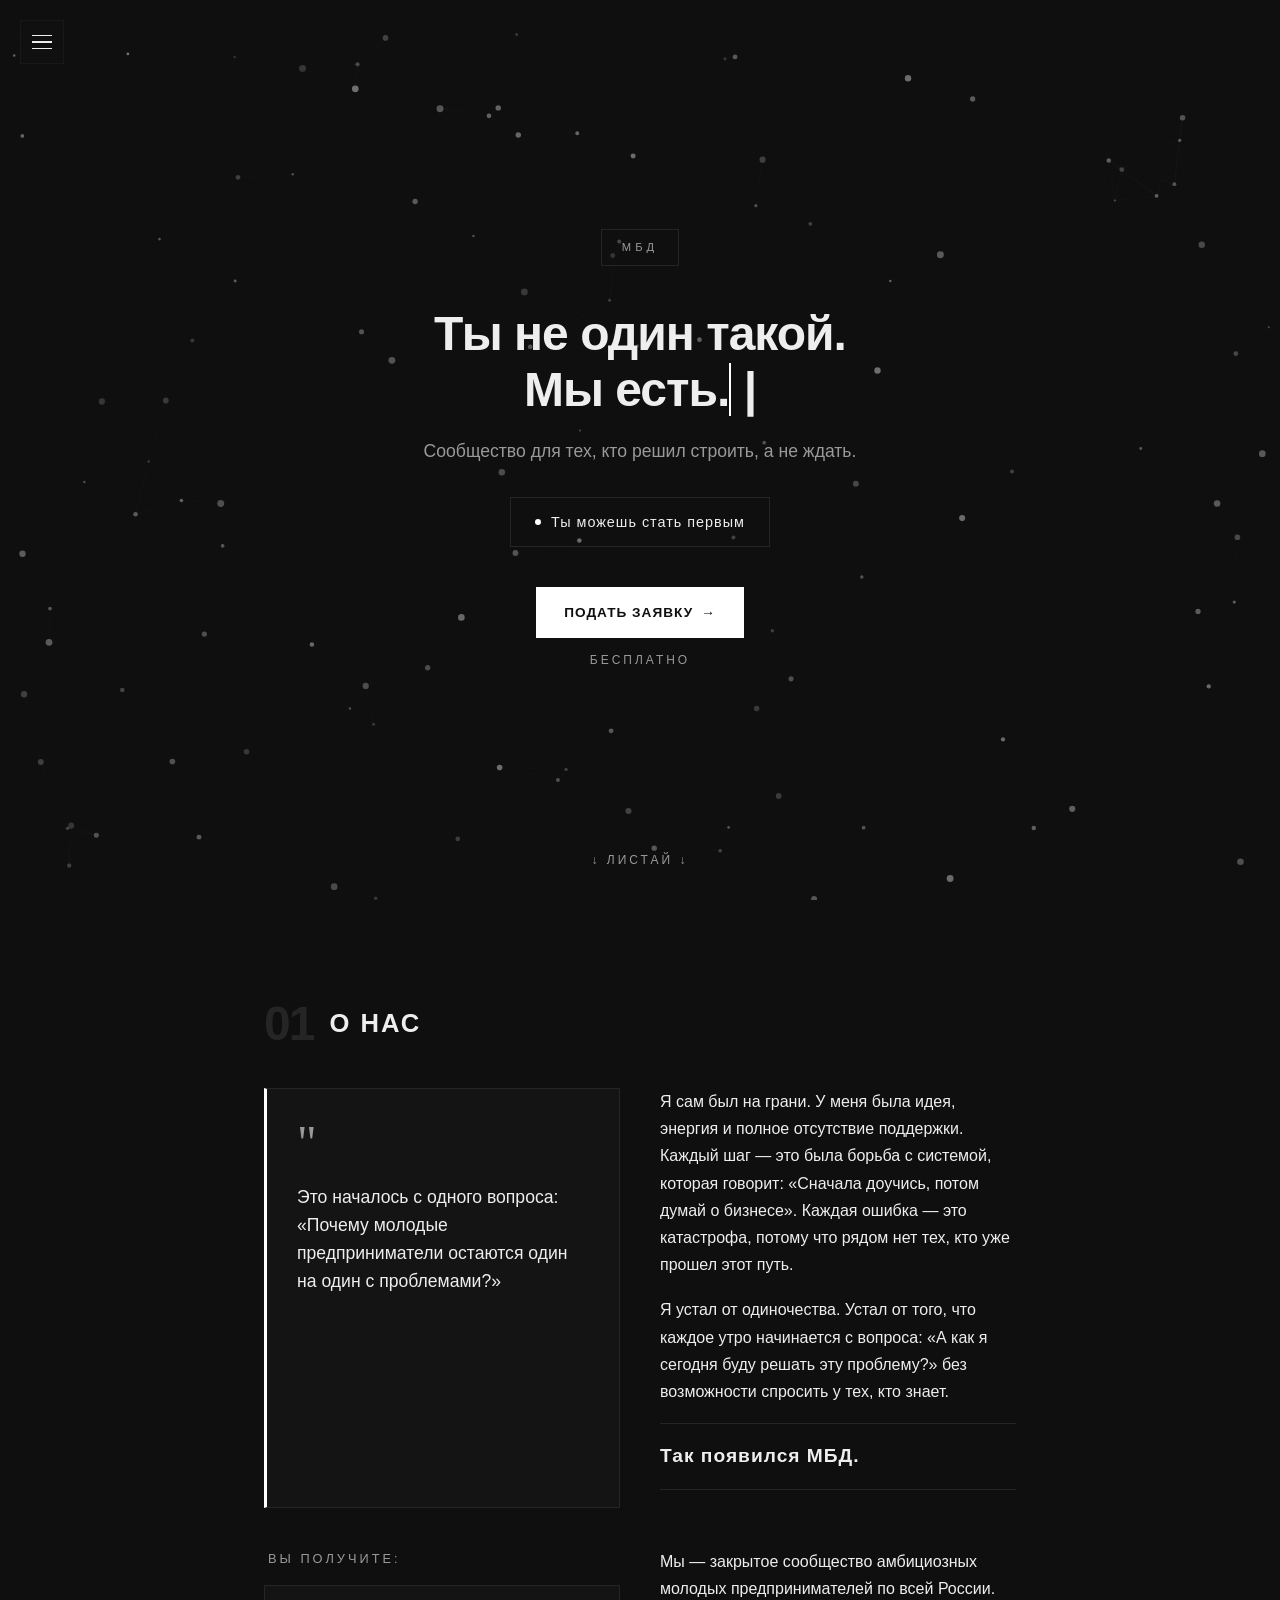
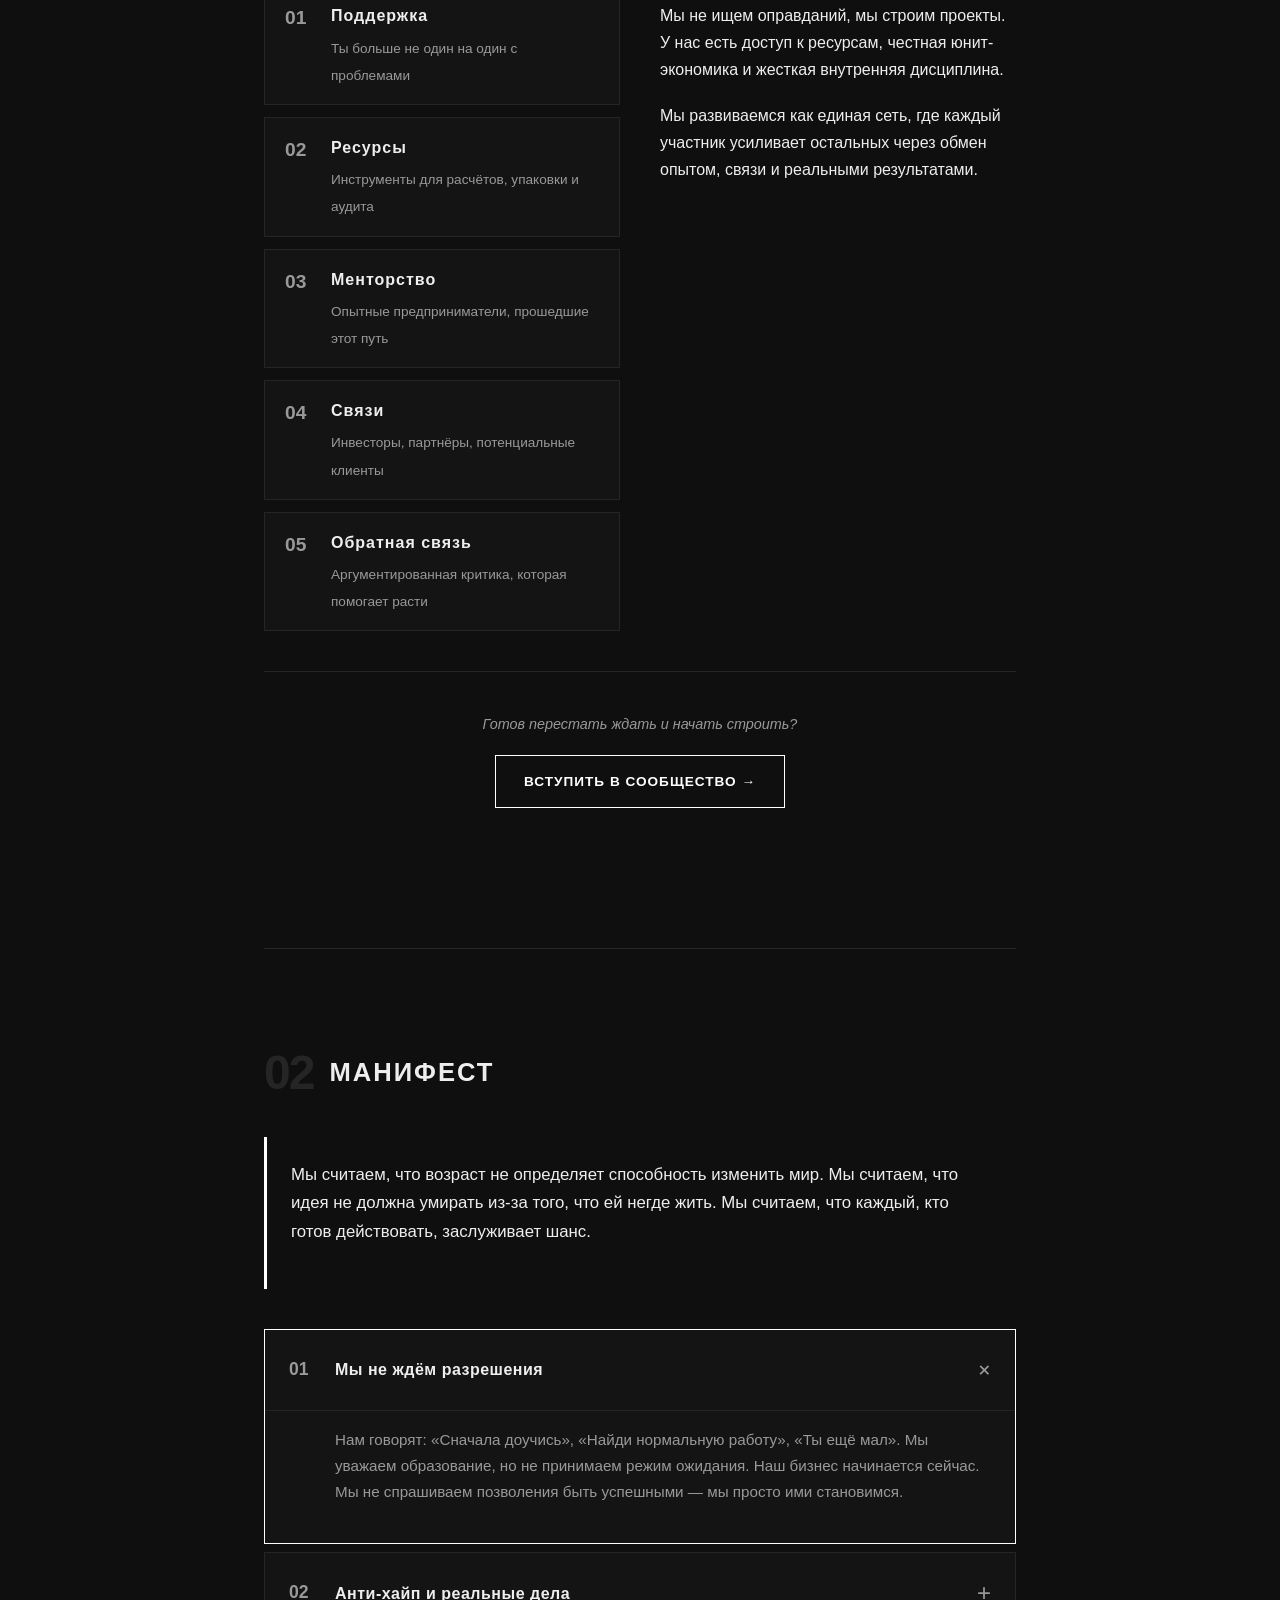
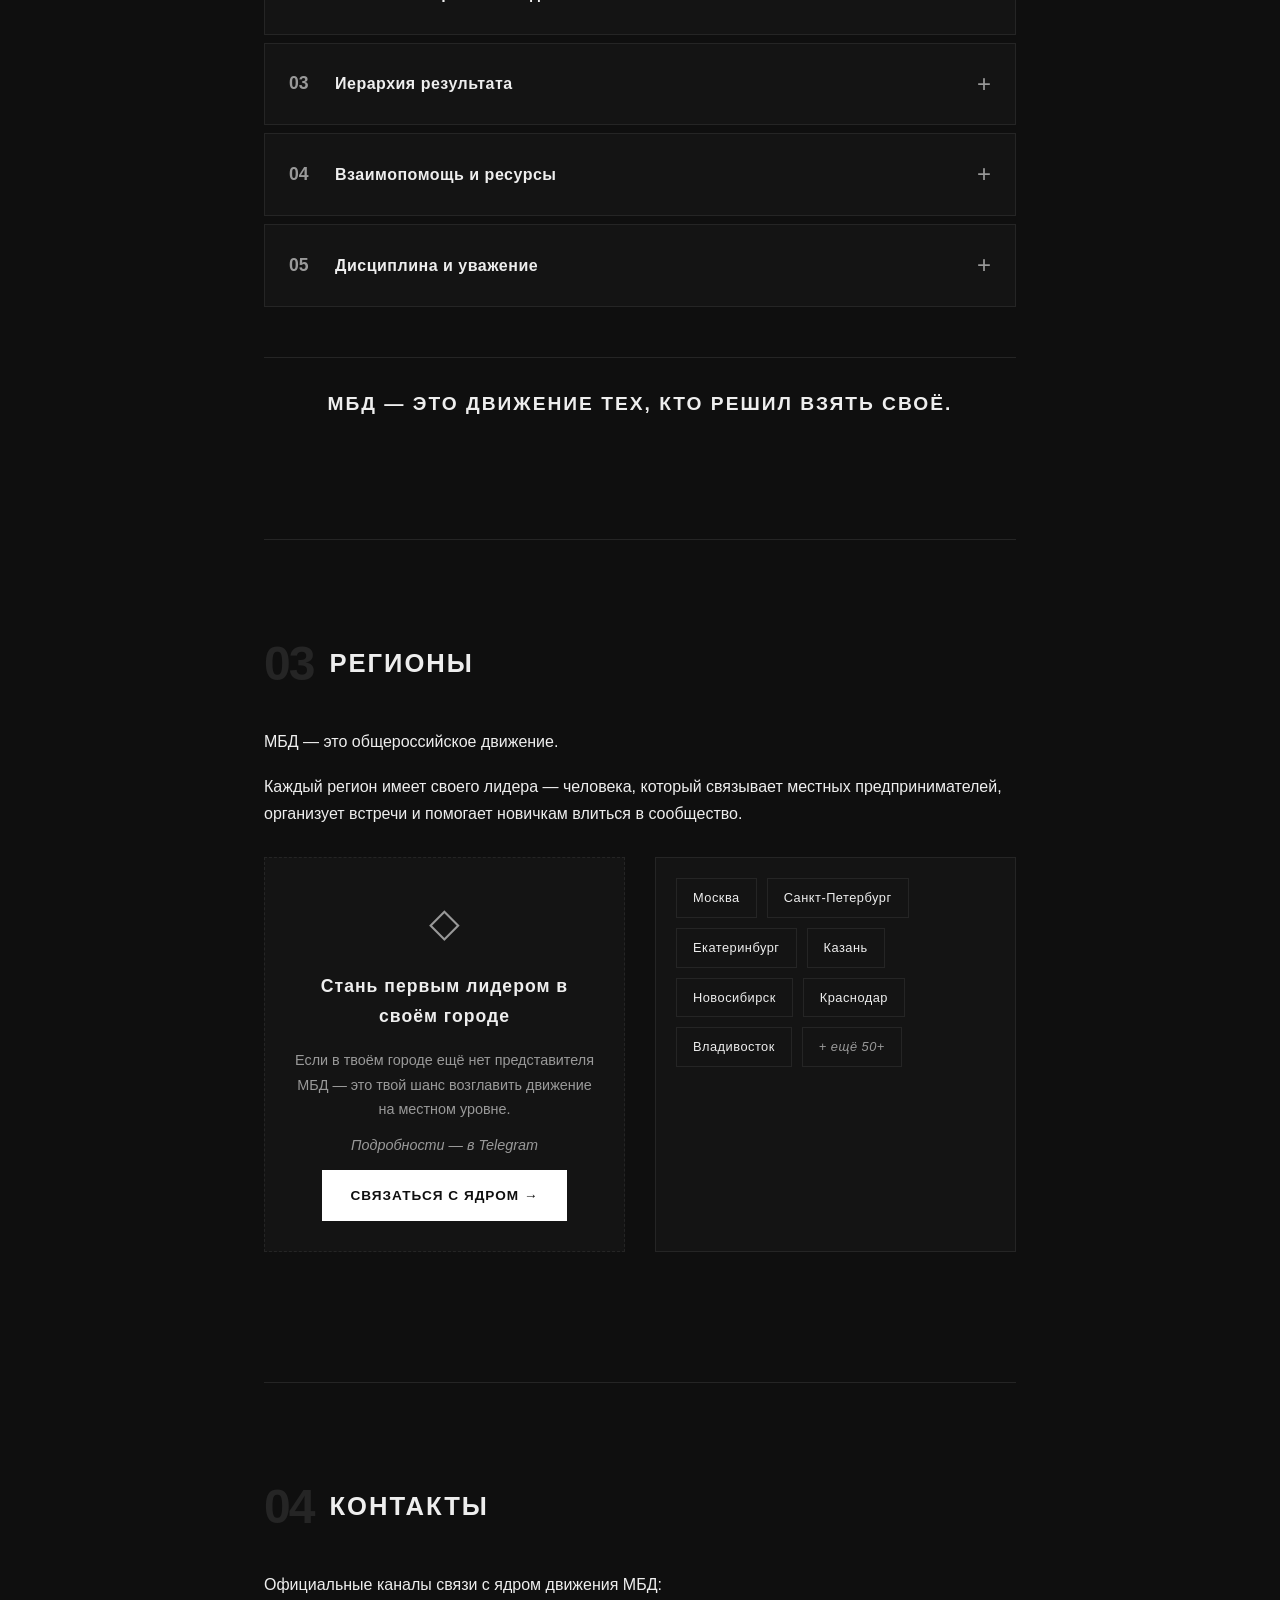
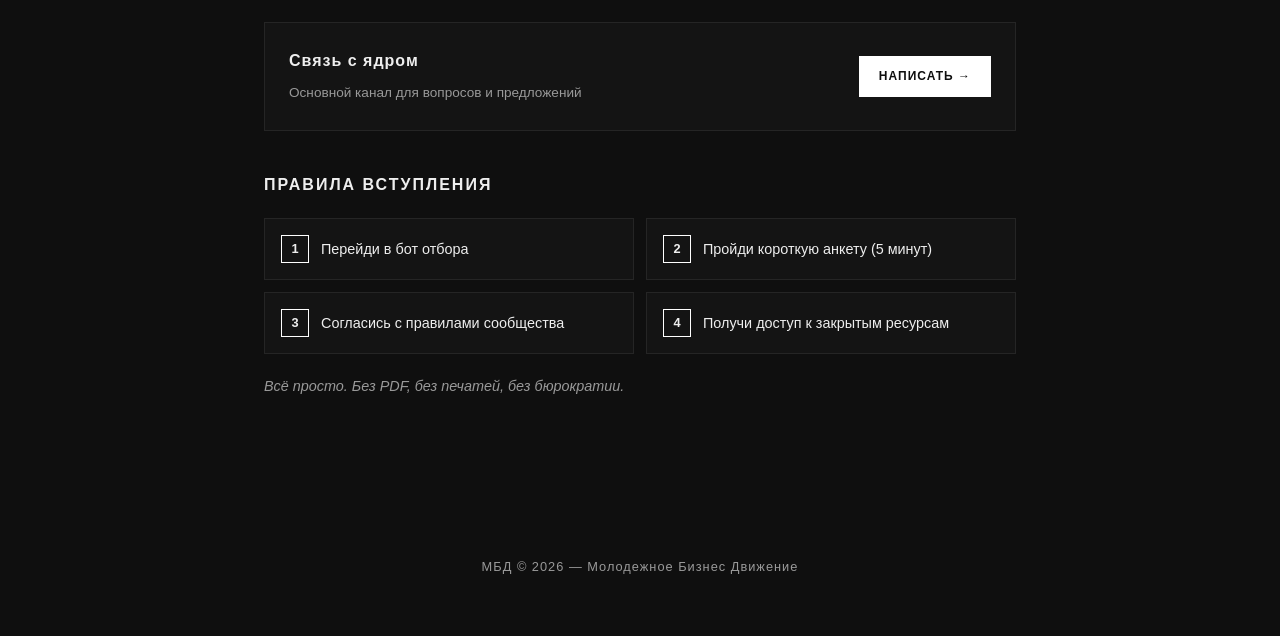
<file: index.html>
<!DOCTYPE html>
<html lang="ru">
<head>
    <meta charset="UTF-8">
    <meta name="viewport" content="width=device-width, initial-scale=1.0, maximum-scale=1.0, user-scalable=no">
    <title>МБД — Молодежное Бизнес Движение</title>
    <link rel="stylesheet" href="css/styles.css">
</head>
<body>

<!-- Прогресс-бар -->
<div class="progress-bar" id="progressBar"></div>

<!-- Particles фон -->
<canvas id="particles"></canvas>

<!-- ГАМБУРГЕР -->
<button class="menu-toggle" id="menuToggle" onclick="toggleMenu()">
    <span></span>
    <span></span>
    <span></span>
</button>

<div class="menu-overlay" id="menuOverlay" onclick="toggleMenu()"></div>

<nav class="side-menu" id="sideMenu">
    <div class="side-logo">МБД</div>
    <a href="#hero" class="side-btn active" onclick="toggleMenu()">
        <span class="side-icon">⌂</span>
        <span>Главная</span>
    </a>
    <a href="#about" class="side-btn" onclick="toggleMenu()">
        <span class="side-icon">◈</span>
        <span>О нас</span>
    </a>
    <a href="#manifesto" class="side-btn" onclick="toggleMenu()">
        <span class="side-icon">◎</span>
        <span>Манифест</span>
    </a>
    <a href="#regions" class="side-btn" onclick="toggleMenu()">
        <span class="side-icon">◇</span>
        <span>Регионы</span>
    </a>
    <a href="#contacts" class="side-btn" onclick="toggleMenu()">
        <span class="side-icon">✉</span>
        <span>Контакты</span>
    </a>
</nav>

<!-- ВЕСЬ КОНТЕНТ НА ОДНОЙ СТРАНИЦЕ -->
<main class="main-content">

    <!-- HERO -->
    <section id="hero" class="section hero-section">
        <div class="reveal">
            <div class="hero-badge">МБД</div>
            <h1 class="hero-title">
                <span class="typewriter" id="typewriter"></span>
                <span class="cursor">|</span>
            </h1>
            <p class="hero-sub">Сообщество для тех, кто решил строить, а не ждать.</p>
            <div class="hero-tag">
                <span class="tag-dot"></span>
                Ты можешь стать первым
            </div>
            <div class="hero-actions">
                <a href="https://t.me/YBM_Union_bot" class="btn btn-primary" target="_blank">
                    Подать заявку
                    <span class="btn-arrow">→</span>
                </a>
                <span class="hero-free">Бесплатно</span>
            </div>
        </div>
        <div class="scroll-hint">↓ Листай ↓</div>
    </section>

    <!-- О НАС -->
    <section id="about" class="section">
        <div class="section-header reveal">
            <span class="section-number">01</span>
            <h2 class="section-title">О нас</h2>
        </div>

        <div class="about-grid">
            <div class="about-card card-accent reveal" data-delay="0">
                <div class="card-icon">"</div>
                <p class="card-quote">Это началось с одного вопроса: «Почему молодые предприниматели остаются один на один с проблемами?»</p>
            </div>

            <div class="about-text reveal" data-delay="0.15">
                <p>Я сам был на грани. У меня была идея, энергия и полное отсутствие поддержки. Каждый шаг — это была борьба с системой, которая говорит: «Сначала доучись, потом думай о бизнесе». Каждая ошибка — это катастрофа, потому что рядом нет тех, кто уже прошел этот путь.</p>
                <p>Я устал от одиночества. Устал от того, что каждое утро начинается с вопроса: «А как я сегодня буду решать эту проблему?» без возможности спросить у тех, кто знает.</p>
                <p class="highlight">Так появился МБД.</p>
            </div>
        </div>

        <div class="about-grid reverse">
            <div class="about-text reveal" data-delay="0">
                <p>Мы — закрытое сообщество амбициозных молодых предпринимателей по всей России. Мы не ищем оправданий, мы строим проекты. У нас есть доступ к ресурсам, честная юнит-экономика и жесткая внутренняя дисциплина.</p>
                <p>Мы развиваемся как единая сеть, где каждый участник усиливает остальных через обмен опытом, связи и реальными результатами.</p>
            </div>

            <div class="benefits-stack reveal" data-delay="0.15">
                <div class="benefits-label">Вы получите:</div>
                <div class="benefit-item">
                    <span class="benefit-num">01</span>
                    <div>
                        <b>Поддержка</b>
                        <span>Ты больше не один на один с проблемами</span>
                    </div>
                </div>
                <div class="benefit-item">
                    <span class="benefit-num">02</span>
                    <div>
                        <b>Ресурсы</b>
                        <span>Инструменты для расчётов, упаковки и аудита</span>
                    </div>
                </div>
                <div class="benefit-item">
                    <span class="benefit-num">03</span>
                    <div>
                        <b>Менторство</b>
                        <span>Опытные предприниматели, прошедшие этот путь</span>
                    </div>
                </div>
                <div class="benefit-item">
                    <span class="benefit-num">04</span>
                    <div>
                        <b>Связи</b>
                        <span>Инвесторы, партнёры, потенциальные клиенты</span>
                    </div>
                </div>
                <div class="benefit-item">
                    <span class="benefit-num">05</span>
                    <div>
                        <b>Обратная связь</b>
                        <span>Аргументированная критика, которая помогает расти</span>
                    </div>
                </div>
            </div>
        </div>

        <div class="section-cta reveal">
            <p class="muted">Готов перестать ждать и начать строить?</p>
            <a href="https://t.me/YBM_Union_bot" class="btn btn-outline" target="_blank">Вступить в сообщество →</a>
        </div>
    </section>

    <!-- МАНИФЕСТ -->
    <section id="manifesto" class="section">
        <div class="section-header reveal">
            <span class="section-number">02</span>
            <h2 class="section-title">Манифест</h2>
        </div>

        <div class="manifesto-intro reveal">
            <p>Мы считаем, что возраст не определяет способность изменить мир. Мы считаем, что идея не должна умирать из-за того, что ей негде жить. Мы считаем, что каждый, кто готов действовать, заслуживает шанс.</p>
        </div>

        <div class="manifesto-list">
            <details class="manifesto-item reveal" data-delay="0" open>
                <summary>
                    <span class="m-num">01</span>
                    <span class="m-title">Мы не ждём разрешения</span>
                    <span class="m-toggle">+</span>
                </summary>
                <div class="m-body"><p>Нам говорят: «Сначала доучись», «Найди нормальную работу», «Ты ещё мал». Мы уважаем образование, но не принимаем режим ожидания. Наш бизнес начинается сейчас. Мы не спрашиваем позволения быть успешными — мы просто ими становимся.</p></div>
            </details>
            <details class="manifesto-item reveal" data-delay="0.08">
                <summary>
                    <span class="m-num">02</span>
                    <span class="m-title">Анти-хайп и реальные дела</span>
                    <span class="m-toggle">+</span>
                </summary>
                <div class="m-body"><p>В МБД не место тем, кто «мнет титьки» и кормит завтраками. Мы ценим действие выше идеи. Ошибаться — это нормально. Сидеть на месте и ныть — нет. Здесь либо ты строишь проект, либо ты просто зритель, которому скоро укажут на дверь.</p></div>
            </details>
            <details class="manifesto-item reveal" data-delay="0.16">
                <summary>
                    <span class="m-num">03</span>
                    <span class="m-title">Иерархия результата</span>
                    <span class="m-toggle">+</span>
                </summary>
                <div class="m-body"><p>У нас нет «главных» по знакомству, есть только статус, подтверждённый делом. Общий круг — здесь все, кто в теме и хочет расти. Стартаперы — те, кто перешёл от слов к делу и пилит свой продукт. Финансисты VIP — элита. Те, кто уже считает реальную прибыль, понимает экономику и помогает «младшим» не наступить на грабли.</p></div>
            </details>
            <details class="manifesto-item reveal" data-delay="0.24">
                <summary>
                    <span class="m-num">04</span>
                    <span class="m-title">Взаимопомощь и ресурсы</span>
                    <span class="m-toggle">+</span>
                </summary>
                <div class="m-body"><p>МБД — это не только чат, это доступ к инструментам. Каждый участник получает помощь в расчётах, упаковку бизнес-планов и аудит. Мы делимся связями и опытом, потому что успех одного из нас — это успех всего движения.</p></div>
            </details>
            <details class="manifesto-item reveal" data-delay="0.32">
                <summary>
                    <span class="m-num">05</span>
                    <span class="m-title">Дисциплина и уважение</span>
                    <span class="m-toggle">+</span>
                </summary>
                <div class="m-body"><p>У нас нет «второго шанса», есть только дисциплина. Инфантильность, нытьё, токсичность и слив информации — билет на выход. Мы уважаем каждого, кто готов действовать и аргументировать.</p></div>
            </details>
        </div>

        <p class="manifesto-closing reveal">МБД — это движение тех, кто решил взять своё.</p>
    </section>

    <!-- РЕГИОНЫ -->
    <section id="regions" class="section">
        <div class="section-header reveal">
            <span class="section-number">03</span>
            <h2 class="section-title">Регионы</h2>
        </div>

        <div class="reveal">
            <p>МБД — это общероссийское движение.</p>
            <p>Каждый регион имеет своего лидера — человека, который связывает местных предпринимателей, организует встречи и помогает новичкам влиться в сообщество.</p>
        </div>

        <div class="regions-showcase">
            <div class="region-card region-lead reveal">
                <div class="region-icon">◇</div>
                <h3>Стань первым лидером в своём городе</h3>
                <p>Если в твоём городе ещё нет представителя МБД — это твой шанс возглавить движение на местном уровне.</p>
                <p class="muted">Подробности — в Telegram</p>
                <a href="https://t.me/p2938819u4" class="btn btn-primary" target="_blank">Связаться с ядром →</a>
            </div>

            <div class="region-cities reveal" data-delay="0.15">
                <div class="city-chip">Москва</div>
                <div class="city-chip">Санкт-Петербург</div>
                <div class="city-chip">Екатеринбург</div>
                <div class="city-chip">Казань</div>
                <div class="city-chip">Новосибирск</div>
                <div class="city-chip">Краснодар</div>
                <div class="city-chip">Владивосток</div>
                <div class="city-chip city-more">+ ещё 50+</div>
            </div>
        </div>
    </section>

    <!-- КОНТАКТЫ -->
    <section id="contacts" class="section">
        <div class="section-header reveal">
            <span class="section-number">04</span>
            <h2 class="section-title">Контакты</h2>
        </div>

        <div class="reveal">
            <p>Официальные каналы связи с ядром движения МБД:</p>
        </div>

        <div class="contact-card reveal">
            <div class="contact-info">
                <span class="contact-label">Связь с ядром</span>
                <span class="contact-desc">Основной канал для вопросов и предложений</span>
            </div>
            <a href="https://t.me/p2938819u4" class="btn btn-primary btn-small" target="_blank">Написать →</a>
        </div>

        <div class="rules-block reveal">
            <h3 class="block-title">Правила вступления</h3>
            <div class="rules-steps">
                <div class="step">
                    <span class="step-num">1</span>
                    <span>Перейди в бот отбора</span>
                </div>
                <div class="step">
                    <span class="step-num">2</span>
                    <span>Пройди короткую анкету (5 минут)</span>
                </div>
                <div class="step">
                    <span class="step-num">3</span>
                    <span>Согласись с правилами сообщества</span>
                </div>
                <div class="step">
                    <span class="step-num">4</span>
                    <span>Получи доступ к закрытым ресурсам</span>
                </div>
            </div>
            <p class="muted">Всё просто. Без PDF, без печатей, без бюрократии.</p>
        </div>
    </section>

    <!-- ФУТЕР -->
    <footer class="site-footer reveal">
        <p>МБД © 2026 — Молодежное Бизнес Движение</p>
    </footer>

</main>

<script src="js/main.js"></script>
</body>
</html>
</file>
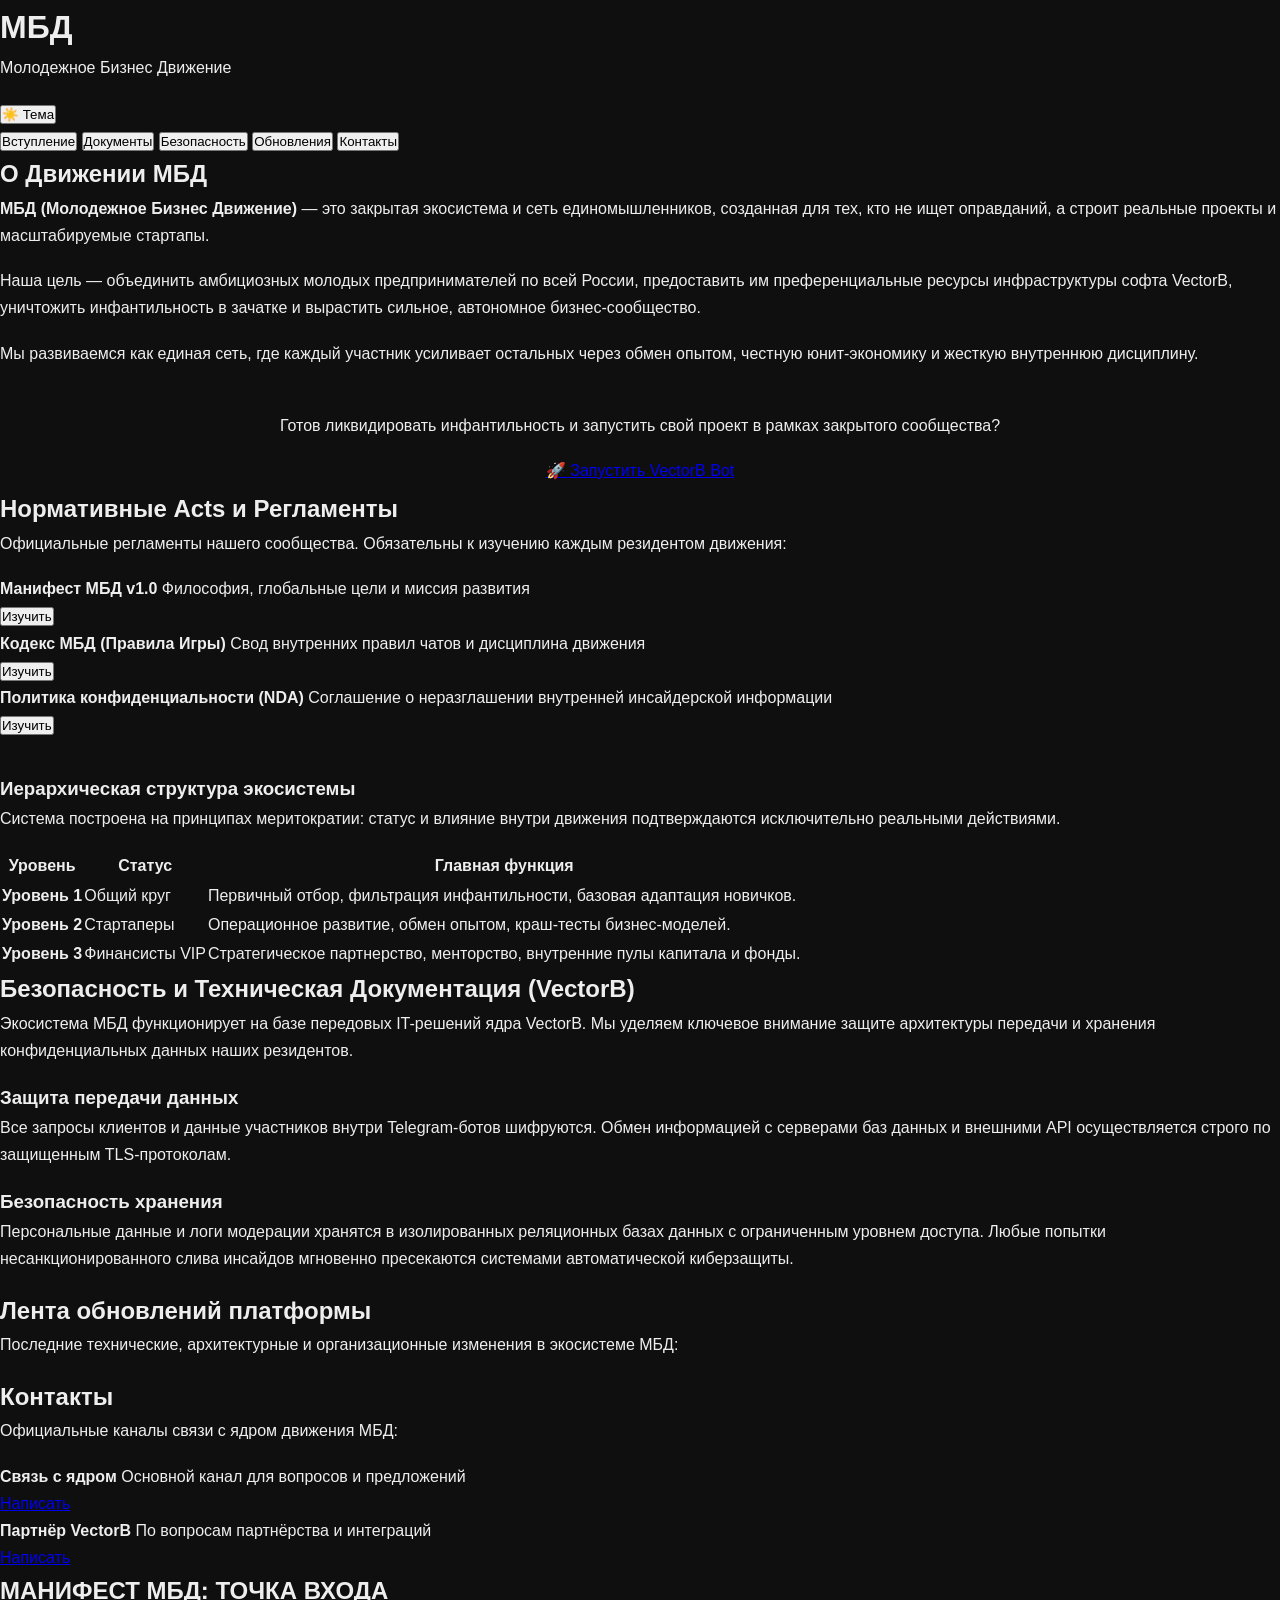
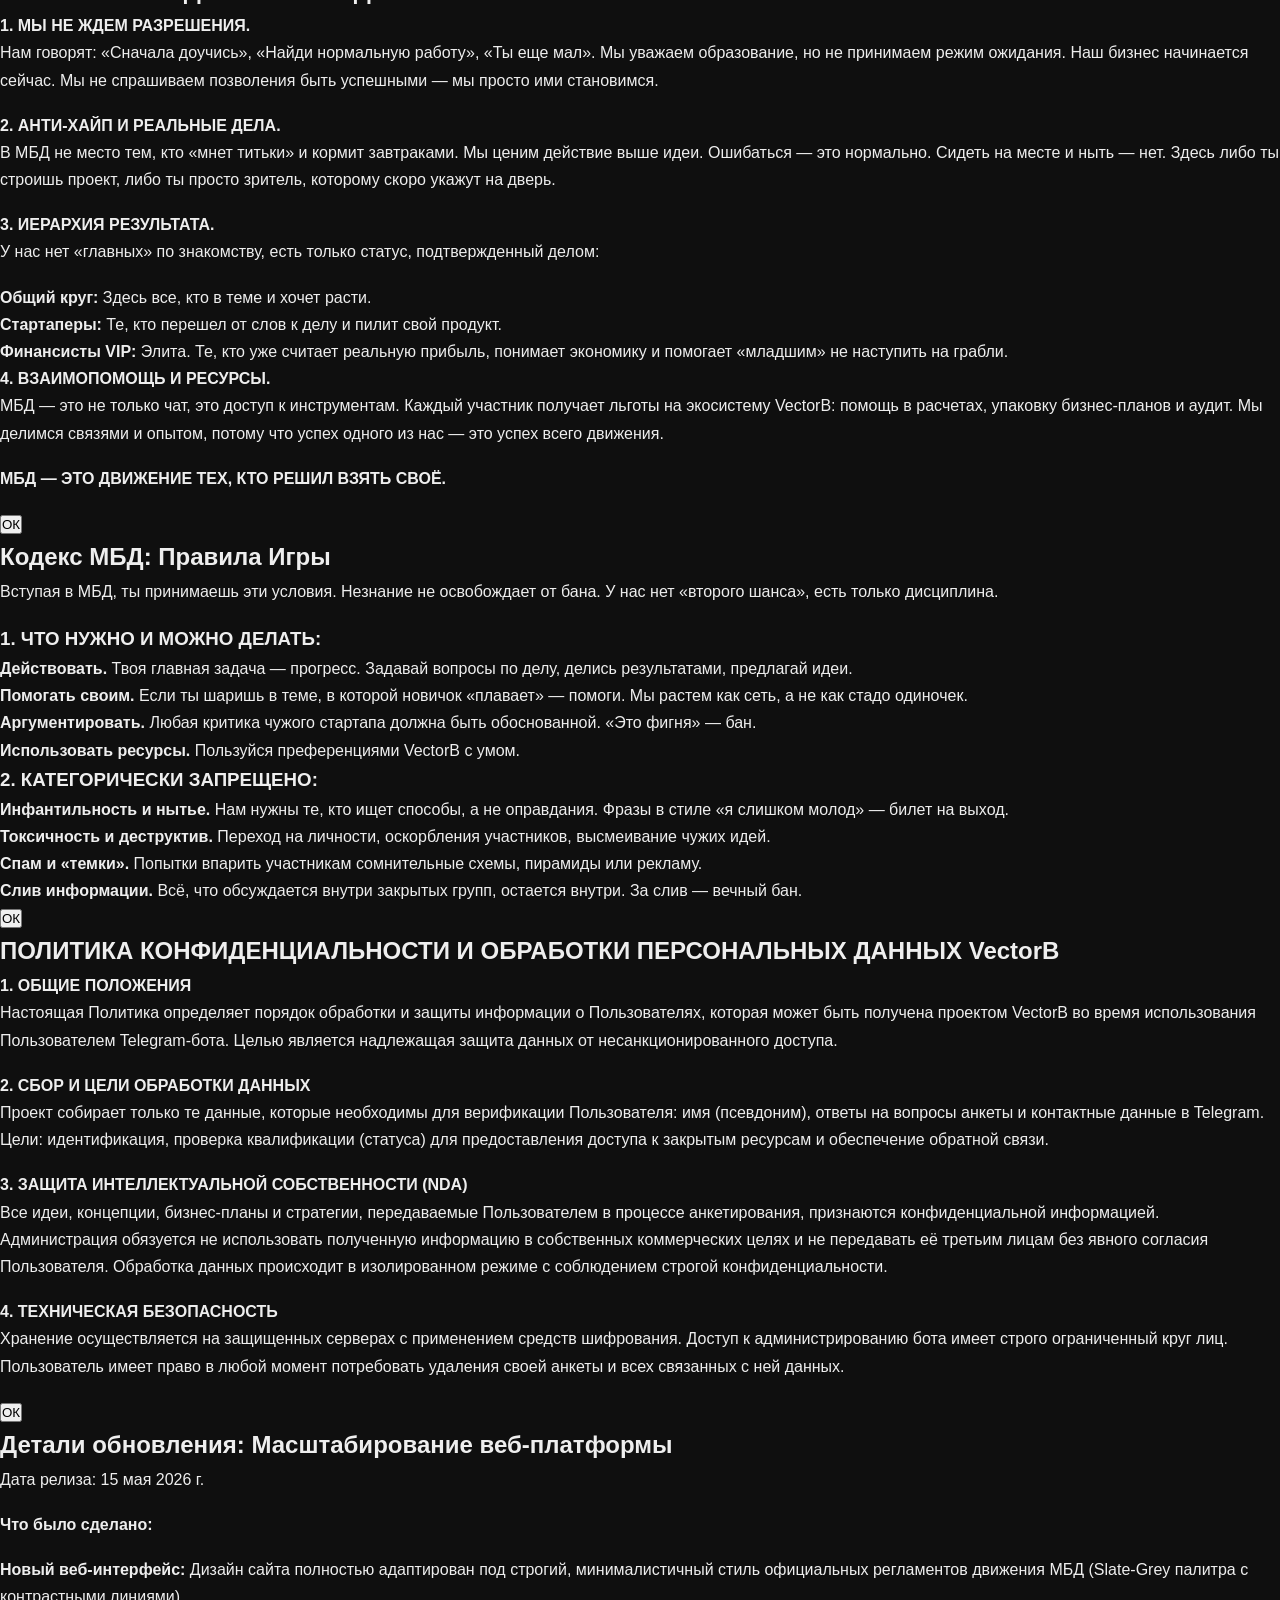
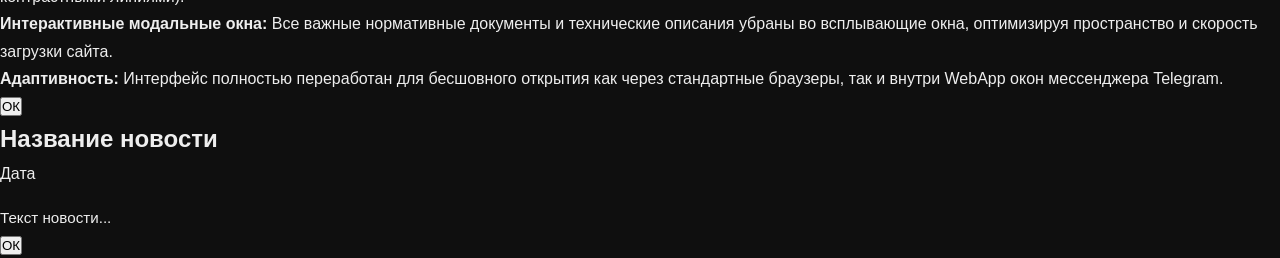
<file: index (1).html>
<!DOCTYPE html>
<html lang="ru">
<head>
    <meta charset="UTF-8">
    <meta name="viewport" content="width=device-width, initial-scale=1.0, maximum-scale=1.0, user-scalable=no">
    <title>МБД — Официальная Платформа</title>
    <link rel="stylesheet" href="css/styles.css">
</head>
<body>

<header>
    <h1>МБД</h1>
    <p>Молодежное Бизнес Движение</p>
    <button class="theme-toggle">
        <span class="icon">☀️</span>
        <span>Тема</span>
    </button>
</header>

<div class="nav-container">
    <div class="nav-tabs">
        <button class="tab-btn active" onclick="openTab(event, 'about')">Вступление</button>
        <button class="tab-btn" onclick="openTab(event, 'docs')">Документы</button>
        <button class="tab-btn" onclick="openTab(event, 'security')">Безопасность</button>
        <button class="tab-btn" onclick="openTab(event, 'updates')">Обновления</button>
        <button class="tab-btn" onclick="openTab(event, 'contacts')">Контакты</button>
    </div>
</div>

<div class="container">

    <div id="about" class="tab-content active">
        <h2>О Движении МБД</h2>
        <p><b>МБД (Молодежное Бизнес Движение)</b> — это закрытая экосистема и сеть единомышленников, созданная для тех, кто не ищет оправданий, а строит реальные проекты и масштабируемые стартапы.</p>
        <p>Наша цель — объединить амбициозных молодых предпринимателей по всей России, предоставить им преференциальные ресурсы инфраструктуры софта VectorB, уничтожить инфантильность в зачатке и вырастить сильное, автономное бизнес-сообщество.</p>
        <p>Мы развиваемся как единая сеть, где каждый участник усиливает остальных через обмен опытом, честную юнит-экономику и жесткую внутреннюю дисциплину.</p>
        
        <br>
        <p class="muted-p" style="text-align: center;">Готов ликвидировать инфантильность и запустить свой проект в рамках закрытого сообщества?</p>
        <div style="text-align: center; margin-top: 15px; margin-bottom: 5px;">
            <a href="https://t.me/helptoIP_bot" class="btn-link">🚀 Запустить VectorB Bot</a>
        </div>
    </div>

    <div id="docs" class="tab-content">
        <h2>Нормативные Acts и Регламенты</h2>
        <p>Официальные регламенты нашего сообщества. Обязательны к изучению каждым резидентом движения:</p>
        
        <div class="item-list">
            <div class="list-item">
                <div class="item-info">
                    <b>Манифест МБД v1.0</b>
                    <span>Философия, глобальные цели и миссия развития</span>
                </div>
                <button class="view-btn" onclick="openModal('modal-manifest')">Изучить</button>
            </div>
            <div class="list-item">
                <div class="item-info">
                    <b>Кодекс МБД (Правила Игры)</b>
                    <span>Свод внутренних правил чатов и дисциплина движения</span>
                </div>
                <button class="view-btn" onclick="openModal('modal-code')">Изучить</button>
            </div>
            <div class="list-item">
                <div class="item-info">
                    <b>Политика конфиденциальности (NDA)</b>
                    <span>Соглашение о неразглашении внутренней инсайдерской информации</span>
                </div>
                <button class="view-btn" onclick="openModal('modal-privacy')">Изучить</button>
            </div>
        </div>

        <h3 style="margin-top: 35px;">Иерархическая структура экосистемы</h3>
        <p class="muted-p">Система построена на принципах меритократии: статус и влияние внутри движения подтверждаются исключительно реальными действиями.</p>
        
        <div class="table-responsive">
            <table class="pdf-table">
                <thead>
                    <tr>
                        <th>Уровень</th>
                        <th>Статус</th>
                        <th>Главная функция</th>
                    </tr>
                </thead>
                <tbody>
                    <tr>
                        <td><b>Уровень 1</b></td>
                        <td>Общий круг</td>
                        <td>Первичный отбор, фильтрация инфантильности, базовая адаптация новичков.</td>
                    </tr>
                    <tr>
                        <td><b>Уровень 2</b></td>
                        <td>Стартаперы</td>
                        <td>Операционное развитие, обмен опытом, краш-тесты бизнес-моделей.</td>
                    </tr>
                    <tr>
                        <td><b>Уровень 3</b></td>
                        <td>Финансисты VIP</td>
                        <td>Стратегическое партнерство, менторство, внутренние пулы капитала и фонды.</td>
                    </tr>
                </tbody>
            </table>
        </div>
    </div>

    <div id="security" class="tab-content">
        <h2>Безопасность и Техническая Документация (VectorB)</h2>
        <p>Экосистема МБД функционирует на базе передовых IT-решений ядра VectorB. Мы уделяем ключевое внимание защите архитектуры передачи и хранения конфиденциальных данных наших резидентов.</p>
        
        <h3>Защита передачи данных</h3>
        <p>Все запросы клиентов и данные участников внутри Telegram-ботов шифруются. Обмен информацией с серверами баз данных и внешними API осуществляется строго по защищенным TLS-протоколам.</p>
        
        <h3>Безопасность хранения</h3>
        <p>Персональные данные и логи модерации хранятся в изолированных реляционных базах данных с ограниченным уровнем доступа. Любые попытки несанкционированного слива инсайдов мгновенно пресекаются системами автоматической киберзащиты.</p>
    </div>

    <div id="updates" class="tab-content">
    <h2>Лента обновлений платформы</h2>
    <p>Последние технические, архитектурные и организационные изменения в экосистеме МБД:</p>
    
    <div class="item-list" id="newsList"></div>
</div>

    <div id="contacts" class="tab-content">
        <h2>Контакты</h2>
        <p>Официальные каналы связи с ядром движения МБД:</p>
        
        <div class="item-list">
            <div class="list-item">
                <div class="item-info">
                    <b>Связь с ядром</b>
                    <span>Основной канал для вопросов и предложений</span>
                </div>
                <a href="https://t.me/g82891y48927kf93" class="view-btn" target="_blank">Написать</a>
            </div>
            <div class="list-item">
                <div class="item-info">
                    <b>Партнёр VectorB</b>
                    <span>По вопросам партнёрства и интеграций</span>
                </div>
                <a href="https://t.me/vectorBrepresent" class="view-btn blue-btn" target="_blank">Написать</a>
            </div>
        </div>
    </div>

</div>

<div id="modal-manifest" class="modal-overlay" onclick="closeModalOnOverlay(event, 'modal-manifest')">
    <div class="modal-window">
        <h2>МАНИФЕСТ МБД: ТОЧКА ВХОДА</h2>
        <p><b>1. МЫ НЕ ЖДЕМ РАЗРЕШЕНИЯ.</b><br>Нам говорят: «Сначала доучись», «Найди нормальную работу», «Ты еще мал». Мы уважаем образование, но не принимаем режим ожидания. Наш бизнес начинается сейчас. Мы не спрашиваем позволения быть успешными — мы просто ими становимся.</p>
        <p><b>2. АНТИ-ХАЙП И РЕАЛЬНЫЕ ДЕЛА.</b><br>В МБД не место тем, кто «мнет титьки» и кормит завтраками. Мы ценим действие выше идеи. Ошибаться — это нормально. Сидеть на месте и ныть — нет. Здесь либо ты строишь проект, либо ты просто зритель, которому скоро укажут на дверь.</p>
        <p><b>3. ИЕРАРХИЯ РЕЗУЛЬТАТА.</b><br>У нас нет «главных» по знакомству, есть только статус, подтвержденный делом:</p>
        <ul>
            <li><b>Общий круг:</b> Здесь все, кто в теме и хочет расти.</li>
            <li><b>Стартаперы:</b> Те, кто перешел от слов к делу и пилит свой продукт.</li>
            <li><b>Финансисты VIP:</b> Элита. Те, кто уже считает реальную прибыль, понимает экономику и помогает «младшим» не наступить на грабли.</li>
        </ul>
        <p><b>4. ВЗАИМОПОМОЩЬ И РЕСУРСЫ.</b><br>МБД — это не только чат, это доступ к инструментам. Каждый участник получает льготы на экосистему VectorB: помощь в расчетах, упаковку бизнес-планов и аудит. Мы делимся связями и опытом, потому что успех одного из нас — это успех всего движения.</p>
        <p><b>МБД — ЭТО ДВИЖЕНИЕ ТЕХ, КТО РЕШИЛ ВЗЯТЬ СВОЁ.</b></p>
        <button class="modal-close-btn" onclick="closeModal('modal-manifest')">ОК</button>
    </div>
</div>

<div id="modal-code" class="modal-overlay" onclick="closeModalOnOverlay(event, 'modal-code')">
    <div class="modal-window">
        <h2>Кодекс МБД: Правила Игры</h2>
        <p class="muted-p">Вступая в МБД, ты принимаешь эти условия. Незнание не освобождает от бана. У нас нет «второго шанса», есть только дисциплина.</p>
        <h3>1. ЧТО НУЖНО И МОЖНО ДЕЛАТЬ:</h3>
        <ul>
            <li><b>Действовать.</b> Твоя главная задача — прогресс. Задавай вопросы по делу, делись результатами, предлагай идеи.</li>
            <li><b>Помогать своим.</b> Если ты шаришь в теме, в которой новичок «плавает» — помоги. Мы растем как сеть, а не как стадо одиночек.</li>
            <li><b>Аргументировать.</b> Любая критика чужого стартапа должна быть обоснованной. «Это фигня» — бан.</li>
            <li><b>Использовать ресурсы.</b> Пользуйся преференциями VectorB с умом.</li>
        </ul>
        <h3>2. КАТЕГОРИЧЕСКИ ЗАПРЕЩЕНО:</h3>
        <ul>
            <li><b>Инфантильность и нытье.</b> Нам нужны те, кто ищет способы, а не оправдания. Фразы в стиле «я слишком молод» — билет на выход.</li>
            <li><b>Токсичность и деструктив.</b> Переход на личности, оскорбления участников, высмеивание чужих идей.</li>
            <li><b>Спам и «темки».</b> Попытки впарить участникам сомнительные схемы, пирамиды или рекламу.</li>
            <li><b>Слив информации.</b> Всё, что обсуждается внутри закрытых групп, остается внутри. За слив — вечный бан.</li>
        </ul>
        <button class="modal-close-btn" onclick="closeModal('modal-code')">ОК</button>
    </div>
</div>

<div id="modal-privacy" class="modal-overlay" onclick="closeModalOnOverlay(event, 'modal-privacy')">
    <div class="modal-window">
        <h2>ПОЛИТИКА КОНФИДЕНЦИАЛЬНОСТИ И ОБРАБОТКИ ПЕРСОНАЛЬНЫХ ДАННЫХ VectorB</h2>
        <p><b>1. ОБЩИЕ ПОЛОЖЕНИЯ</b><br>Настоящая Политика определяет порядок обработки и защиты информации о Пользователях, которая может быть получена проектом VectorB во время использования Пользователем Telegram-бота. Целью является надлежащая защита данных от несанкционированного доступа.</p>
        <p><b>2. СБОР И ЦЕЛИ ОБРАБОТКИ ДАННЫХ</b><br>Проект собирает только те данные, которые необходимы для верификации Пользователя: имя (псевдоним), ответы на вопросы анкеты и контактные данные в Telegram. Цели: идентификация, проверка квалификации (статуса) для предоставления доступа к закрытым ресурсам и обеспечение обратной связи.</p>
        <p><b>3. ЗАЩИТА ИНТЕЛЛЕКТУАЛЬНОЙ СОБСТВЕННОСТИ (NDA)</b><br>Все идеи, концепции, бизнес-планы и стратегии, передаваемые Пользователем в процессе анкетирования, признаются конфиденциальной информацией. Администрация обязуется не использовать полученную информацию в собственных коммерческих целях и не передавать её третьим лицам без явного согласия Пользователя. Обработка данных происходит в изолированном режиме с соблюдением строгой конфиденциальности.</p>
        <p><b>4. ТЕХНИЧЕСКАЯ БЕЗОПАСНОСТЬ</b><br>Хранение осуществляется на защищенных серверах с применением средств шифрования. Доступ к администрированию бота имеет строго ограниченный круг лиц. Пользователь имеет право в любой момент потребовать удаления своей анкеты и всех связанных с ней данных.</p>
        <button class="modal-close-btn" onclick="closeModal('modal-privacy')">ОК</button>
    </div>
</div>


<div id="modal-update-web" class="modal-overlay" onclick="closeModalOnOverlay(event, 'modal-update-web')">
    <div class="modal-window">
        <h2>Детали обновления: Масштабирование веб-платформы</h2>
        <p class="muted-p">Дата релиза: 15 мая 2026 г.</p>
        <p><b>Что было сделано:</b></p>
        <ul>
            <li><b>Новый веб-интерфейс:</b> Дизайн сайта полностью адаптирован под строгий, минималистичный стиль официальных регламентов движения МБД (Slate-Grey палитра с контрастными линиями).</li>
            <li><b>Интерактивные модальные окна:</b> Все важные нормативные документы и технические описания убраны во всплывающие окна, оптимизируя пространство и скорость загрузки сайта.</li>
            <li><b>Адаптивность:</b> Интерфейс полностью переработан для бесшовного открытия как через стандартные браузеры, так и внутри WebApp окон мессенджера Telegram.</li>
        </ul>
        <button class="modal-close-btn blue-btn" onclick="closeModal('modal-update-web')">ОК</button>
    </div>
</div>
<div id="universal-news-modal" class="modal-overlay" onclick="closeModalOnOverlay(event, 'universal-news-modal')">
    <div class="modal-window">
        <h2 id="modal-news-title">Название новости</h2>
        <p class="muted-p" id="modal-news-date">Дата</p>
        <div id="modal-news-text" style="margin-top: 15px; color: var(--text-white); font-size: 0.95rem;">
            Текст новости...
        </div>
        <button class="modal-close-btn blue-btn" onclick="closeModal('universal-news-modal')">ОК</button>
    </div>
</div>

<script src="js/main.js"></script>
</body>
</html>
</file>
<file: css/styles.css>
/* ============================================
   МОДЕЛЬ 4 — ОДНА СТРАНИЦА, СКРОЛЛ, REVEAL
   Полностью адаптивно под любые телефоны
   ============================================ */

:root {
    --bg: #0f0f0f;
    --surface: #141414;
    --surface2: #1a1a1a;
    --line: #252525;
    --text: #eee;
    --muted: #999;
    --accent: #fff;
}

* {
    box-sizing: border-box;
    margin: 0;
    padding: 0;
    -webkit-tap-highlight-color: transparent;
}

html {
    scroll-behavior: smooth;
}

body {
    background: var(--bg);
    color: var(--text);
    font-family: 'Inter', -apple-system, BlinkMacSystemFont, 'Segoe UI', sans-serif;
    line-height: 1.7;
    font-size: 16px;
    overflow-x: hidden;
}

/* ========== PROGRESS BAR ========== */
.progress-bar {
    position: fixed;
    top: 0;
    left: 0;
    height: 2px;
    background: var(--accent);
    z-index: 9999;
    width: 0%;
    transition: width 0.1s linear;
}

/* ========== PARTICLES ========== */
#particles {
    position: fixed;
    top: 0;
    left: 0;
    width: 100%;
    height: 100%;
    z-index: 0;
    pointer-events: none;
    opacity: 0.5;
}

/* ========== MENU ========== */
.menu-toggle {
    position: fixed;
    top: 20px;
    left: 20px;
    z-index: 1001;
    background: rgba(17, 17, 17, 0.6);
    backdrop-filter: blur(8px);
    -webkit-backdrop-filter: blur(8px);
    border: 1px solid rgba(34, 34, 34, 0.5);
    width: 44px;
    height: 44px;
    display: flex;
    flex-direction: column;
    justify-content: center;
    align-items: center;
    gap: 5px;
    cursor: pointer;
    transition: all 0.3s;
}

.menu-toggle:hover {
    background: rgba(17, 17, 17, 0.9);
    border-color: var(--line);
}

.menu-toggle span {
    display: block;
    width: 20px;
    height: 1.5px;
    background: var(--text);
    transition: all 0.3s;
}

.menu-toggle.active span:nth-child(1) {
    transform: rotate(45deg) translate(4px, 4px);
}

.menu-toggle.active span:nth-child(2) {
    opacity: 0;
}

.menu-toggle.active span:nth-child(3) {
    transform: rotate(-45deg) translate(4px, -4px);
}

.menu-overlay {
    position: fixed;
    top: 0;
    left: 0;
    width: 100%;
    height: 100%;
    background: rgba(0,0,0,0.7);
    z-index: 999;
    opacity: 0;
    pointer-events: none;
    transition: opacity 0.3s;
}

.menu-overlay.active {
    opacity: 1;
    pointer-events: all;
}

.side-menu {
    position: fixed;
    top: 0;
    left: -300px;
    width: 280px;
    height: 100%;
    background: var(--surface);
    border-right: 1px solid var(--line);
    z-index: 1000;
    padding: 80px 20px 20px;
    transition: left 0.4s cubic-bezier(0.22, 1, 0.36, 1);
    overflow-y: auto;
}

.side-menu.active {
    left: 0;
}

.side-logo {
    font-size: 2rem;
    font-weight: 800;
    letter-spacing: 6px;
    margin-bottom: 40px;
    text-align: center;
}

.side-btn {
    display: flex;
    align-items: center;
    gap: 16px;
    width: 100%;
    padding: 16px 20px;
    background: none;
    border: none;
    border-bottom: 1px solid var(--line);
    color: var(--muted);
    font-family: inherit;
    font-size: 0.9rem;
    letter-spacing: 1px;
    cursor: pointer;
    transition: all 0.2s;
    text-align: left;
    text-decoration: none;
}

.side-btn:last-child {
    border-bottom: none;
}

.side-btn:hover {
    color: var(--text);
    background: var(--surface2);
    padding-left: 28px;
}

.side-btn.active {
    color: var(--accent);
    border-left: 2px solid var(--accent);
}

.side-icon {
    font-size: 1.2rem;
    width: 24px;
    text-align: center;
}

/* ========== MAIN ========== */
.main-content {
    position: relative;
    z-index: 1;
    max-width: 800px;
    margin: 0 auto;
    padding: 0 24px;
}

.section {
    padding: 100px 0;
    border-bottom: 1px solid var(--line);
}

.section:last-of-type {
    border-bottom: none;
}

/* ========== HERO ========== */
.hero-section {
    min-height: 100vh;
    display: flex;
    flex-direction: column;
    justify-content: center;
    align-items: center;
    position: relative;
    border-bottom: none;
}

.hero-section .reveal {
    text-align: center;
    max-width: 600px;
}

.hero-badge {
    display: inline-block;
    padding: 8px 20px;
    border: 1px solid var(--line);
    font-size: 0.7rem;
    letter-spacing: 4px;
    text-transform: uppercase;
    margin-bottom: 40px;
    color: var(--muted);
}

.hero-title {
    font-size: 3rem;
    font-weight: 800;
    line-height: 1.15;
    letter-spacing: -1px;
    margin-bottom: 20px;
    min-height: 1.2em;
}

.typewriter {
    border-right: 2px solid var(--accent);
}

.cursor {
    animation: blink 0.8s step-end infinite;
}

@keyframes blink {
    50% { opacity: 0; }
}

.hero-sub {
    font-size: 1.1rem;
    color: var(--muted);
    margin-bottom: 30px;
}

.hero-tag {
    display: inline-flex;
    align-items: center;
    gap: 10px;
    padding: 12px 24px;
    border: 1px solid var(--line);
    font-size: 0.9rem;
    letter-spacing: 1px;
    margin-bottom: 40px;
}

.tag-dot {
    width: 6px;
    height: 6px;
    background: var(--accent);
    border-radius: 50%;
    animation: pulse 2s ease-in-out infinite;
}

@keyframes pulse {
    0%, 100% { opacity: 1; }
    50% { opacity: 0.3; }
}

.hero-actions {
    display: flex;
    flex-direction: column;
    align-items: center;
    gap: 12px;
}

.hero-free {
    font-size: 0.75rem;
    letter-spacing: 3px;
    text-transform: uppercase;
    color: var(--muted);
}

.scroll-hint {
    position: absolute;
    bottom: 30px;
    color: var(--muted);
    font-size: 0.75rem;
    letter-spacing: 3px;
    text-transform: uppercase;
    animation: float 2s ease-in-out infinite;
}

@keyframes float {
    0%, 100% { transform: translateY(0); }
    50% { transform: translateY(10px); }
}

/* ========== REVEAL ANIMATION ========== */
.reveal {
    opacity: 0;
    transform: translateY(40px) scale(0.97);
    transition: opacity 0.8s cubic-bezier(0.22, 1, 0.36, 1), 
                transform 0.8s cubic-bezier(0.22, 1, 0.36, 1);
}

.reveal.visible {
    opacity: 1;
    transform: translateY(0) scale(1);
}

.reveal[data-delay="0.08"] { transition-delay: 0.08s; }
.reveal[data-delay="0.15"] { transition-delay: 0.15s; }
.reveal[data-delay="0.16"] { transition-delay: 0.16s; }
.reveal[data-delay="0.24"] { transition-delay: 0.24s; }
.reveal[data-delay="0.32"] { transition-delay: 0.32s; }

/* ========== SECTION HEADER ========== */
.section-header {
    display: flex;
    align-items: center;
    gap: 16px;
    margin-bottom: 40px;
}

.section-number {
    font-size: 3rem;
    font-weight: 800;
    color: var(--line);
    line-height: 1;
    letter-spacing: -2px;
}

.section-title {
    font-size: 1.6rem;
    font-weight: 700;
    letter-spacing: 2px;
    text-transform: uppercase;
}

/* ========== ABOUT GRID ========== */
.about-grid {
    display: grid;
    grid-template-columns: 1fr 1fr;
    gap: 40px;
    margin-bottom: 40px;
}

.about-grid.reverse {
    direction: rtl;
}

.about-grid.reverse > * {
    direction: ltr;
}

.about-card {
    background: var(--surface);
    border: 1px solid var(--line);
    padding: 30px;
    position: relative;
}

.card-accent {
    border-left: 3px solid var(--accent);
}

.card-icon {
    font-size: 3rem;
    line-height: 1;
    color: var(--muted);
    margin-bottom: 16px;
    font-family: Georgia, serif;
}

.card-quote {
    font-size: 1.1rem;
    line-height: 1.6;
    color: var(--text);
}

.about-text p {
    margin-bottom: 18px;
}

.highlight {
    font-size: 1.2rem;
    font-weight: 700;
    letter-spacing: 1px;
    padding: 16px 0;
    border-top: 1px solid var(--line);
    border-bottom: 1px solid var(--line);
}

/* ========== BENEFITS ========== */
.benefits-stack {
    display: flex;
    flex-direction: column;
    gap: 12px;
}

.benefits-label {
    font-size: 0.8rem;
    letter-spacing: 3px;
    text-transform: uppercase;
    color: var(--muted);
    margin-bottom: 4px;
    padding-left: 4px;
}

.benefit-item {
    display: flex;
    align-items: flex-start;
    gap: 16px;
    padding: 16px 20px;
    background: var(--surface);
    border: 1px solid var(--line);
    transition: all 0.3s;
}

.benefit-item:hover {
    border-color: var(--accent);
    transform: translateX(5px);
}

.benefit-num {
    font-size: 1.2rem;
    font-weight: 700;
    color: var(--muted);
    min-width: 30px;
}

.benefit-item b {
    display: block;
    letter-spacing: 1px;
    margin-bottom: 4px;
}

.benefit-item span:last-child {
    font-size: 0.85rem;
    color: var(--muted);
}

/* ========== CTA ========== */
.section-cta {
    text-align: center;
    padding: 40px 0;
    border-top: 1px solid var(--line);
    margin-top: 40px;
}

/* ========== BUTTONS ========== */
.btn {
    display: inline-flex;
    align-items: center;
    justify-content: center;
    gap: 8px;
    padding: 14px 28px;
    font-family: inherit;
    font-size: 0.85rem;
    font-weight: 600;
    letter-spacing: 1px;
    text-transform: uppercase;
    text-decoration: none;
    cursor: pointer;
    transition: all 0.2s;
    border: none;
}

.btn-primary {
    background: var(--accent);
    color: var(--bg);
}

.btn-primary:hover {
    opacity: 0.85;
    transform: translateY(-2px);
}

.btn-outline {
    background: none;
    color: var(--accent);
    border: 1px solid var(--accent);
}

.btn-outline:hover {
    background: var(--surface);
    transform: translateY(-2px);
}

.btn-small {
    padding: 10px 20px;
    font-size: 0.75rem;
}

.btn-arrow {
    transition: transform 0.2s;
}

.btn:hover .btn-arrow {
    transform: translateX(4px);
}

/* ========== MANIFESTO ========== */
.manifesto-intro {
    padding: 24px;
    border-left: 3px solid var(--accent);
    margin-bottom: 40px;
    font-size: 1.05rem;
    line-height: 1.7;
}

.manifesto-list {
    display: flex;
    flex-direction: column;
    gap: 8px;
}

.manifesto-item {
    background: var(--surface);
    border: 1px solid var(--line);
    overflow: hidden;
    transition: border-color 0.3s;
}

.manifesto-item[open] {
    border-color: var(--accent);
}

.manifesto-item summary {
    display: flex;
    align-items: center;
    gap: 16px;
    padding: 20px 24px;
    cursor: pointer;
    list-style: none;
    user-select: none;
}

.manifesto-item summary::-webkit-details-marker {
    display: none;
}

.m-num {
    font-size: 1.1rem;
    font-weight: 700;
    color: var(--muted);
    min-width: 30px;
}

.m-title {
    flex: 1;
    font-weight: 600;
    letter-spacing: 0.5px;
}

.m-toggle {
    font-size: 1.5rem;
    color: var(--muted);
    transition: transform 0.3s;
    font-weight: 300;
}

.manifesto-item[open] .m-toggle {
    transform: rotate(45deg);
}

.m-body {
    padding: 0 24px 20px 70px;
    border-top: 1px solid var(--line);
    padding-top: 16px;
}

.m-body p {
    color: var(--muted);
    font-size: 0.95rem;
}

.manifesto-closing {
    text-align: center;
    font-size: 1.2rem;
    font-weight: 700;
    letter-spacing: 2px;
    text-transform: uppercase;
    margin-top: 50px;
    padding-top: 30px;
    border-top: 1px solid var(--line);
}

/* ========== REGIONS ========== */
.regions-showcase {
    display: grid;
    grid-template-columns: 1fr 1fr;
    gap: 30px;
    margin: 30px 0;
}

.region-card {
    background: var(--surface);
    border: 1px solid var(--line);
    padding: 30px;
    text-align: center;
}

.region-lead {
    border-style: dashed;
}

.region-icon {
    font-size: 2.5rem;
    display: block;
    margin-bottom: 16px;
    color: var(--muted);
}

.region-card h3 {
    font-size: 1.1rem;
    letter-spacing: 1px;
    margin-bottom: 16px;
}

.region-card p {
    font-size: 0.9rem;
    color: var(--muted);
    margin-bottom: 12px;
}

.region-cities {
    display: flex;
    flex-wrap: wrap;
    align-content: flex-start;
    gap: 10px;
    padding: 20px;
    background: var(--surface);
    border: 1px solid var(--line);
}

.city-chip {
    padding: 8px 16px;
    border: 1px solid var(--line);
    font-size: 0.8rem;
    letter-spacing: 0.5px;
    transition: all 0.2s;
}

.city-chip:hover {
    border-color: var(--accent);
    color: var(--accent);
    transform: translateY(-2px);
}

.city-more {
    color: var(--muted);
    font-style: italic;
}

/* ========== CONTACTS ========== */
.contact-card {
    display: flex;
    justify-content: space-between;
    align-items: center;
    padding: 24px;
    background: var(--surface);
    border: 1px solid var(--line);
    margin: 24px 0;
    gap: 20px;
}

.contact-label {
    display: block;
    font-weight: 600;
    letter-spacing: 1px;
    margin-bottom: 4px;
}

.contact-desc {
    font-size: 0.85rem;
    color: var(--muted);
}

.rules-block {
    margin-top: 40px;
}

.block-title {
    font-size: 1rem;
    letter-spacing: 2px;
    text-transform: uppercase;
    margin-bottom: 20px;
}

.rules-steps {
    display: grid;
    grid-template-columns: 1fr 1fr;
    gap: 12px;
    margin-bottom: 20px;
}

.step {
    display: flex;
    align-items: center;
    gap: 12px;
    padding: 16px;
    background: var(--surface);
    border: 1px solid var(--line);
    transition: all 0.3s;
}

.step:hover {
    border-color: var(--accent);
    transform: translateX(3px);
}

.step-num {
    width: 28px;
    height: 28px;
    display: flex;
    align-items: center;
    justify-content: center;
    border: 1px solid var(--accent);
    font-size: 0.8rem;
    font-weight: 700;
    flex-shrink: 0;
}

.step span:last-child {
    font-size: 0.9rem;
}

/* ========== FOOTER ========== */
.site-footer {
    text-align: center;
    padding: 40px 0;
    color: var(--muted);
    font-size: 0.8rem;
    letter-spacing: 1px;
}

/* ========== UTILITY ========== */
.muted {
    color: var(--muted);
    font-size: 0.9rem;
    font-style: italic;
}

p {
    margin-bottom: 18px;
}

/* ============================================
   АДАПТАЦИЯ ПОД ЛЮБЫЕ ТЕЛЕФОНЫ
   ============================================ */
@media (max-width: 700px) {
    .hero-title {
        font-size: 2rem;
    }

    .section {
        padding: 60px 0;
    }

    .section-header {
        margin-bottom: 28px;
    }

    .section-number {
        font-size: 2rem;
    }

    .section-title {
        font-size: 1.2rem;
    }

    .about-grid {
        grid-template-columns: 1fr;
        gap: 24px;
    }

    .about-grid.reverse {
        direction: ltr;
    }

    .regions-showcase {
        grid-template-columns: 1fr;
    }

    .rules-steps {
        grid-template-columns: 1fr;
    }

    .contact-card {
        flex-direction: column;
        align-items: flex-start;
    }

    .btn-small {
        width: 100%;
        text-align: center;
    }

    .side-menu {
        width: 240px;
    }

    .m-body {
        padding-left: 24px;
    }

    .benefit-item:hover {
        transform: none;
    }

    .city-chip:hover {
        transform: none;
    }

    .step:hover {
        transform: none;
    }
}

/* Для совсем маленьких экранов (менее 400px) */
@media (max-width: 400px) {
    .main-content {
        padding: 0 16px;
    }

    .hero-title {
        font-size: 1.6rem;
    }

    .hero-badge {
        font-size: 0.6rem;
        padding: 6px 14px;
    }

    .hero-tag {
        padding: 10px 16px;
        font-size: 0.8rem;
    }

    .btn {
        padding: 12px 20px;
        font-size: 0.75rem;
        width: 100%;
    }

    .btn-outline {
        width: 100%;
    }

    .about-card {
        padding: 20px;
    }

    .card-icon {
        font-size: 2rem;
    }

    .benefit-item {
        padding: 12px 16px;
    }

    .manifesto-item summary {
        padding: 16px 18px;
    }

    .m-body {
        padding: 12px 18px 16px 18px;
    }

    .region-card {
        padding: 20px;
    }

    .contact-card {
        padding: 18px;
    }

    .step {
        padding: 12px;
    }

    .menu-toggle {
        width: 38px;
        height: 38px;
        top: 12px;
        left: 12px;
        background: rgba(17, 17, 17, 0.5);
        backdrop-filter: blur(6px);
        -webkit-backdrop-filter: blur(6px);
    }

    .menu-toggle span {
        width: 16px;
    }

    .side-menu {
        width: 200px;
    }
}
</file>
